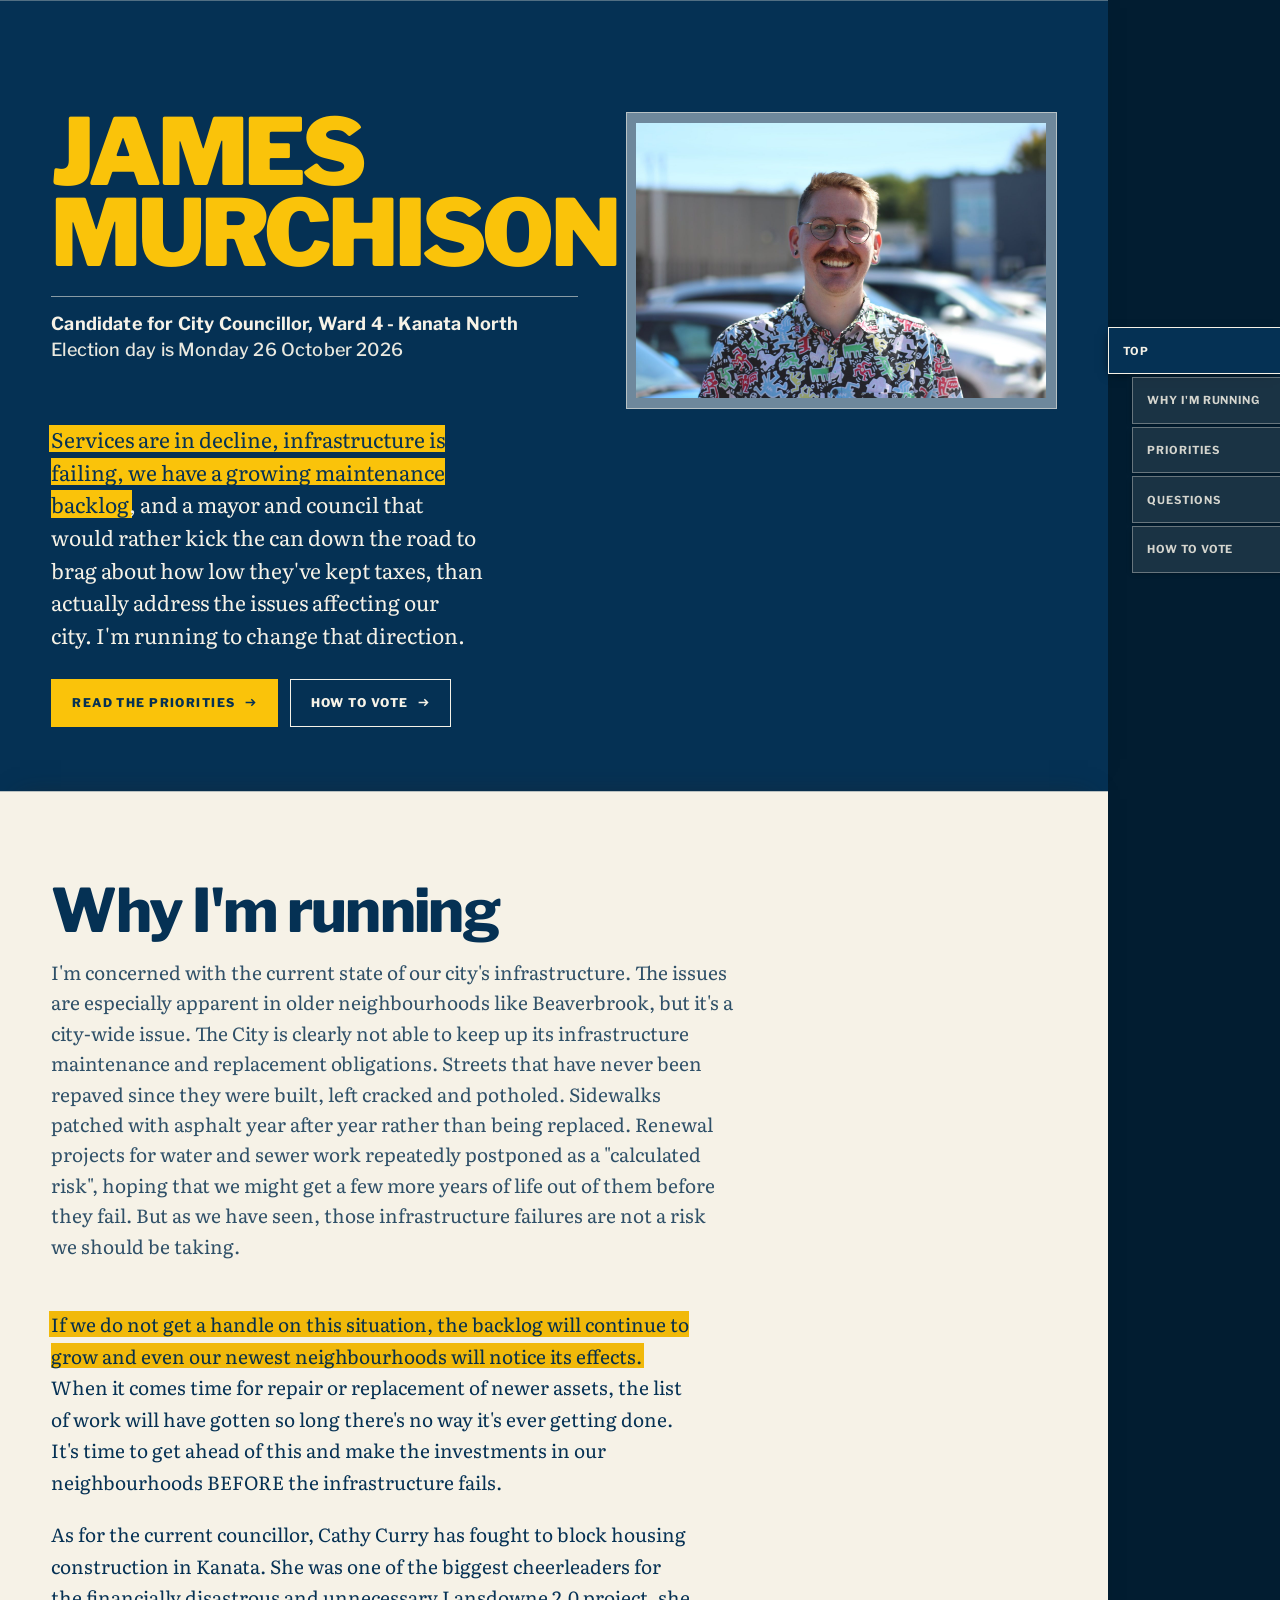
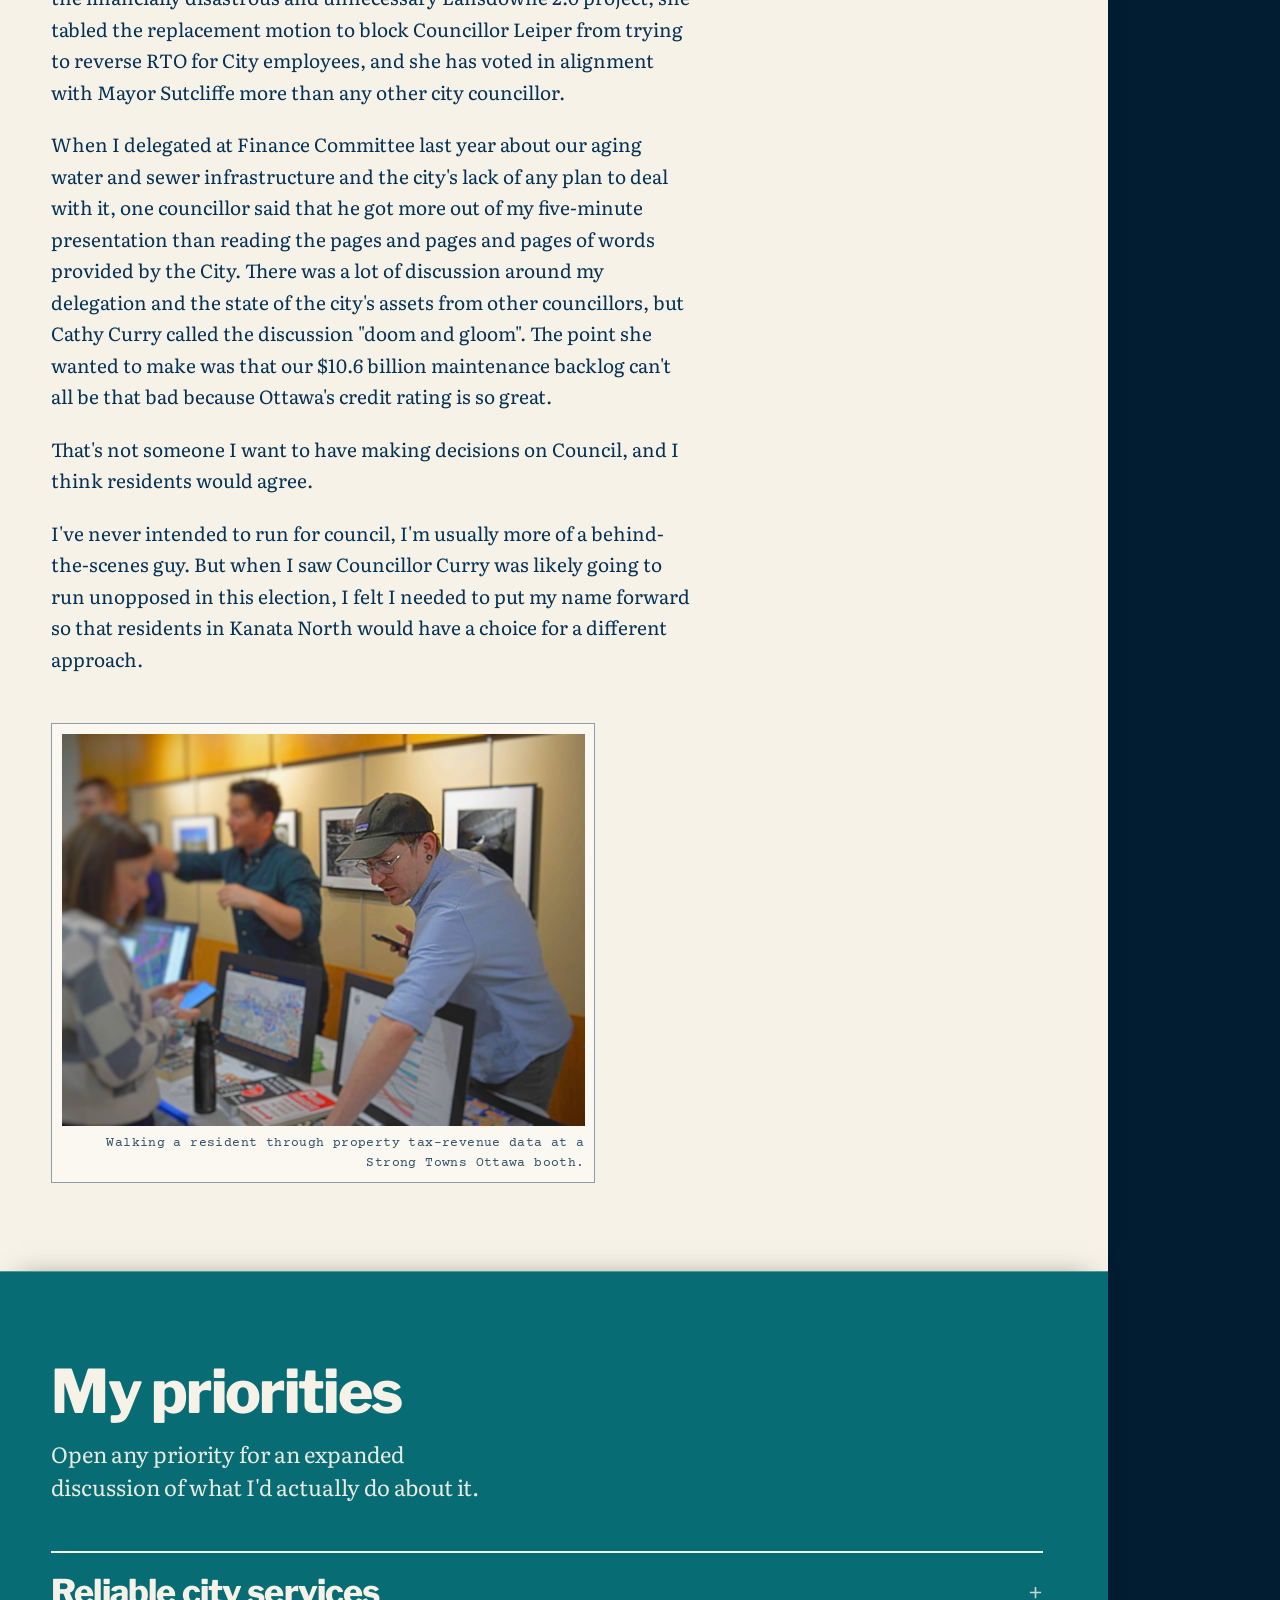
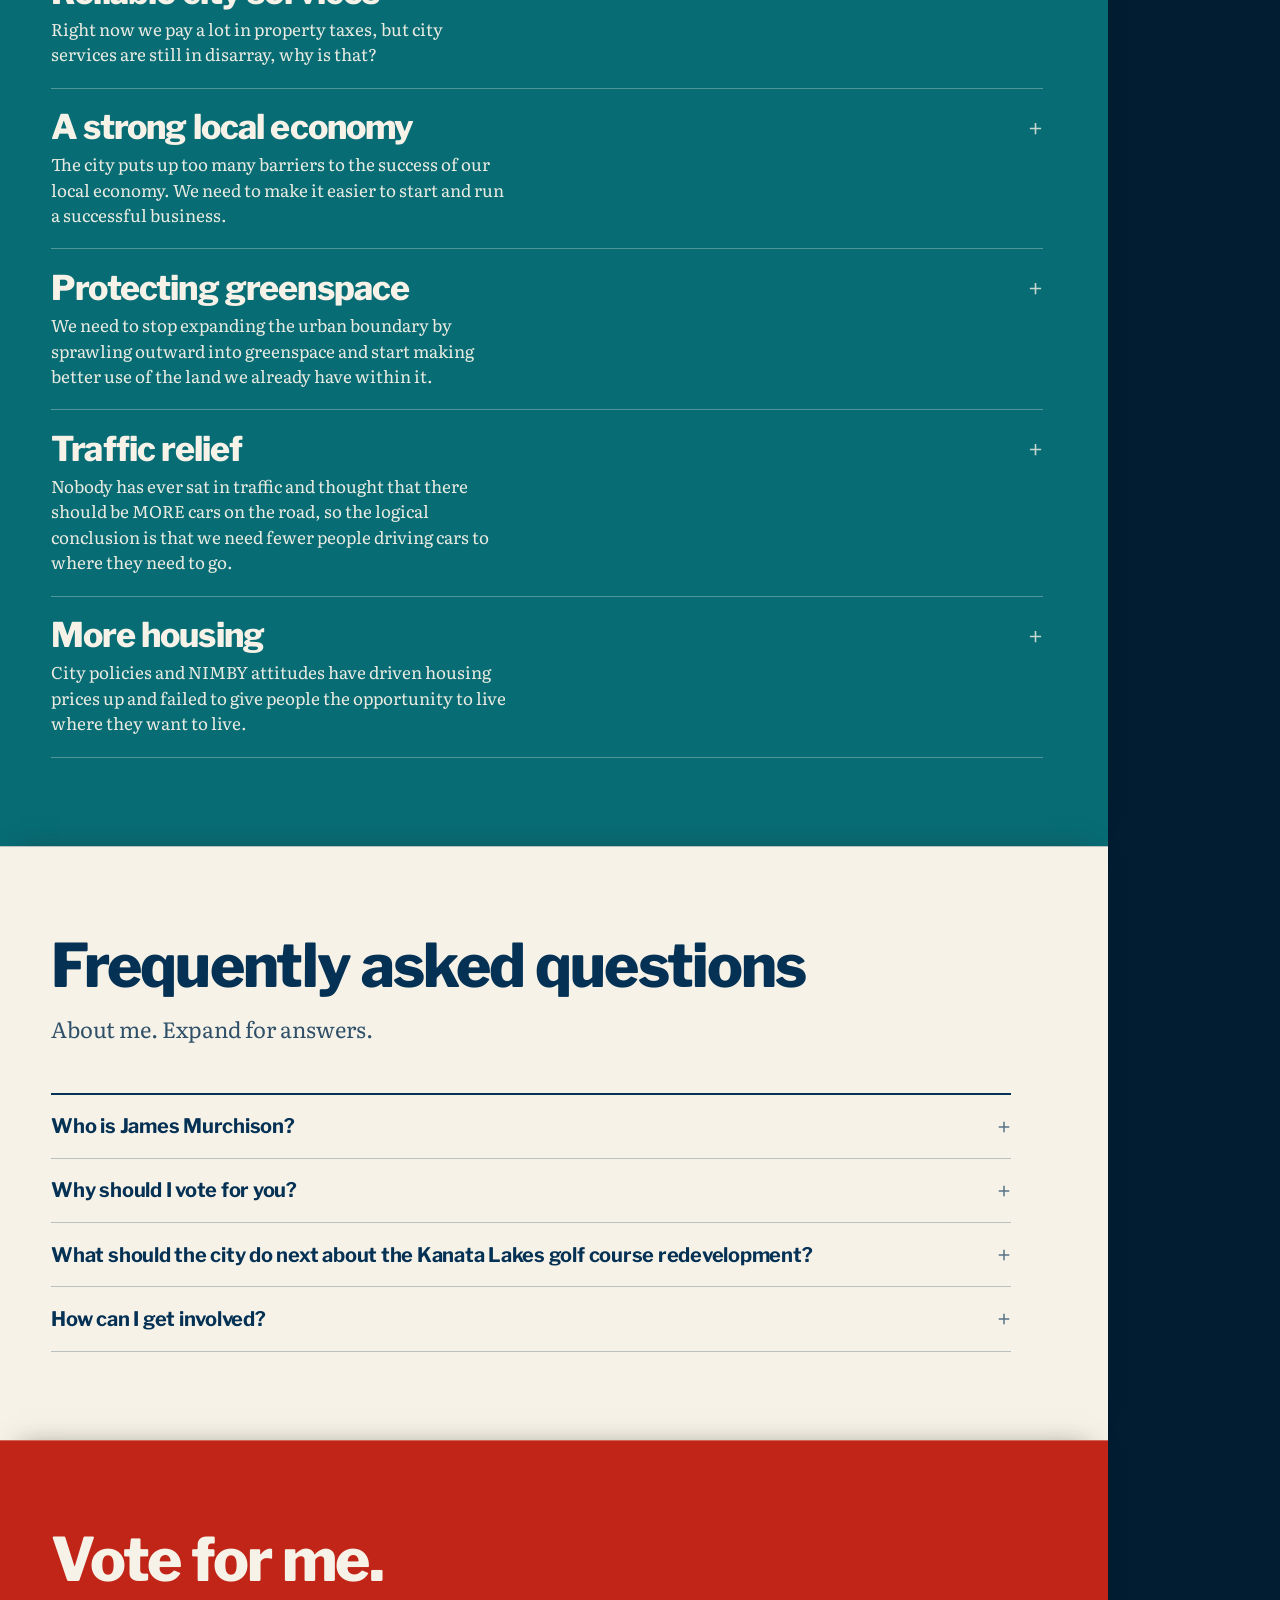
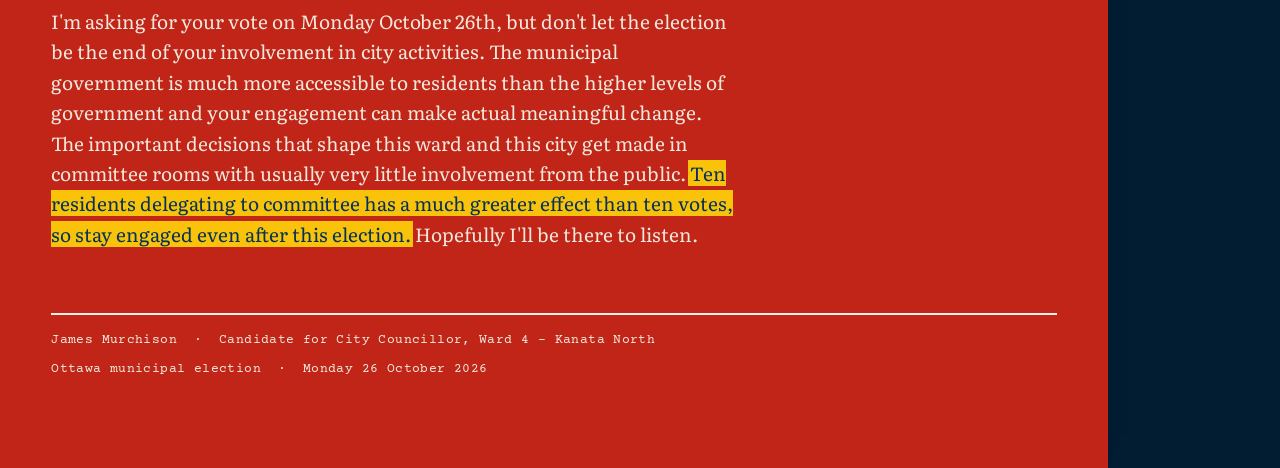
<file: index.html>
<!DOCTYPE html>
<html lang="en-CA">
<head>
<meta charset="utf-8">
<meta name="viewport" content="width=device-width, initial-scale=1">
<title>James Murchison — Candidate for City Councillor, Kanata North (Ward 4)</title>
<meta name="description" content="James Murchison is running for City Councillor in Kanata North (Ward 4) in the 2026 Ottawa municipal election.">

<meta property="og:type" content="website">
<meta property="og:locale" content="en_CA">
<meta property="og:url" content="https://james-murchison.github.io/">
<link rel="canonical" href="https://james-murchison.github.io/">
<meta property="og:title" content="James Murchison — Kanata North, Ward 4">
<meta property="og:description" content="Services are in decline, infrastructure is failing, and the maintenance backlog keeps growing. I'm running to offer Kanata North a change in direction.">
<meta property="og:image" content="https://james-murchison.github.io/james-portrait.jpg">
<meta property="og:image:alt" content="James Murchison smiling outdoors, wearing glasses and a colourful patterned shirt.">
<meta name="twitter:card" content="summary_large_image">

<meta name="theme-color" content="#053154">
<link rel="icon" href="data:image/svg+xml,%3Csvg xmlns='http://www.w3.org/2000/svg' viewBox='0 0 32 32'%3E%3Crect width='32' height='32' fill='%23053154'/%3E%3Crect x='7' y='4' width='18' height='24' fill='none' stroke='%23FAC30A' stroke-width='2'/%3E%3Cpath d='M11 12h10M11 17h10M11 22h6' stroke='%23F6F2E7' stroke-width='2'/%3E%3C/svg%3E">

<link rel="preconnect" href="https://fonts.googleapis.com">
<link rel="preconnect" href="https://fonts.gstatic.com" crossorigin>
<link href="https://fonts.googleapis.com/css2?family=Libre+Franklin:ital,wght@0,300..900;1,400..700&family=Literata:ital,opsz,wght@0,7..72,300..800;1,7..72,300..600&family=Courier+Prime:ital,wght@0,400;0,700;1,400&display=swap" rel="stylesheet">
<link rel="stylesheet" href="styles.css">
</head>
<body>



<a class="skip" href="#pg-2">Skip to content</a>

<!-- ================= FILE TABS (desktop) ================= -->
<nav class="tabs" aria-label="Sections">
  <a class="tab" data-stock="navy" href="#pg-1"><span class="tab__name">Top</span></a>
  <a class="tab" data-stock="paper" href="#pg-2"><span class="tab__name">Why I'm running</span></a>
  <a class="tab" data-stock="teal" href="#pg-4"><span class="tab__name">Priorities</span></a>
  <a class="tab" data-stock="paper" href="#pg-6"><span class="tab__name">Questions</span></a>
  <a class="tab" data-stock="red" href="#pg-7"><span class="tab__name">How to vote</span></a>
</nav>

<!-- ================= PAGE BAR (mobile) ================= -->
<div class="pagebar">
  <span class="pagebar__name" data-pgname>Top</span>
  <button class="pagebar__toggle" type="button" aria-expanded="false" aria-controls="page-index">
    Sections
    <svg viewBox="0 0 16 16" fill="none" stroke="currentColor" stroke-width="1.6" aria-hidden="true"><path d="M3 6l5 5 5-5"/></svg>
  </button>
  <div class="pageindex" id="page-index" hidden>
    <a href="#pg-1"><span>Top</span></a>
    <a href="#pg-2"><span>Why I'm running</span></a>
    <a href="#pg-4"><span>Priorities</span></a>
    <a href="#pg-6"><span>Questions</span></a>
    <a href="#pg-7"><span>How to vote</span></a>
  </div>
</div>

<main>

<!-- ==========================================================
     p.1 — COVER SHEET (white copy)
     ========================================================== -->
<header class="sheet cover sheet--navy" id="pg-1" data-page data-name="Top">

  <div class="wrap">

    <div class="cover__body">

      <div class="cover__masthead">
        <h1 class="applicant"><span>James</span><span>Murchison</span></h1>

        <p class="applicant__office">Candidate for City Councillor, Ward 4 - Kanata North
          <em>Election day is Monday 26 October 2026</em></p>

      </div>

      <div class="cover__plate">
        <div class="plate">
          <img src="james-portrait.jpg" width="1606" height="1080" alt="James Murchison smiling outdoors, wearing glasses and a colourful patterned shirt." fetchpriority="high" decoding="async">
        </div>
      </div>

      <div class="cover__pitch">
        <p class="cover__standfirst"><mark>Services are in decline, infrastructure is failing, we have a growing maintenance backlog</mark>, and a mayor and council that would rather kick the can down the road to brag about how low they've kept taxes, than actually address the issues affecting our city. I'm running to change that direction.</p>

        <div class="cta-row">
          <a class="btn btn--primary" href="#pg-4">Read the priorities
            <svg viewBox="0 0 16 16" fill="none" stroke="currentColor" stroke-width="1.8" aria-hidden="true"><path d="M2 8h11M9 4l4 4-4 4"/></svg>
          </a>
          <a class="btn" href="#pg-7">How to vote
            <svg viewBox="0 0 16 16" fill="none" stroke="currentColor" stroke-width="1.8" aria-hidden="true"><path d="M2 8h11M9 4l4 4-4 4"/></svg>
          </a>
        </div>
      </div>

    </div>

  </div>
</header>

<!-- ==========================================================
     p.2 — ITEM 01, PURPOSE (canary copy)
     ========================================================== -->
<section class="sheet" id="pg-2" data-page data-name="Why I'm running">
  <div class="wrap">

    <h2 class="item-title">Why I'm&nbsp;running</h2>
    <p class="item-lede item-lede--long">I'm concerned with the current state of our city's infrastructure. The issues are especially apparent in older neighbourhoods like Beaverbrook, but it's a city-wide issue. The City is clearly not able to keep up its infrastructure maintenance and replacement obligations. Streets that have never been repaved since they were built, left cracked and potholed. Sidewalks patched with asphalt year after year rather than being replaced. Renewal projects for water and sewer work repeatedly postponed as a "calculated risk", hoping that we might get a few more years of life out of them before they fail. But as we have seen, those infrastructure failures are not a risk we should be taking.</p>

    <div class="doc">
      <div>
        <p><mark>If we do not get a handle on this situation, the backlog will continue to grow and even our newest neighbourhoods will notice its effects.</mark> When it comes time for repair or replacement of newer assets, the list of work will have gotten so long there's no way it's ever getting done. It's time to get ahead of this and make the investments in our neighbourhoods BEFORE the infrastructure fails.</p>
        <p>As for the current councillor, Cathy Curry has fought to block housing construction in Kanata. She was one of the biggest cheerleaders for the financially disastrous and unnecessary Lansdowne 2.0 project, she tabled the replacement motion to block Councillor Leiper from trying to reverse RTO for City employees, and she has voted in alignment with Mayor Sutcliffe more than any other city councillor.</p>
        <p>When I delegated at Finance Committee last year about our aging water and sewer infrastructure and the city's lack of any plan to deal with it, one councillor said that he got more out of my five-minute presentation than reading the pages and pages and pages of words provided by the City. There was a lot of discussion around my delegation and the state of the city's assets from other councillors, but Cathy Curry called the discussion "doom and gloom". The point she wanted to make was that our $10.6 billion maintenance backlog can't all be that bad because Ottawa's credit rating is so great.</p>
        <p>That's not someone I want to have making decisions on Council, and I think residents would agree.</p>
        <p>I've never intended to run for council, I'm usually more of a behind-the-scenes guy. But when I saw Councillor Curry was likely going to run unopposed in this election, I felt I needed to put my name forward so that residents in Kanata North would have a choice for a different approach.</p>
      </div>
    </div>

    <div class="plate plate--filed">
      <img src="james-booth-blurred.jpg" width="1600" height="1200" alt="James Murchison in a cap and glasses at a Strong Towns Ottawa booth, leaning over the table to point at a chart while walking a resident through property tax-revenue data." loading="lazy" decoding="async">
      <p class="plate__cap typed">Walking a resident through property tax-revenue data at a Strong Towns Ottawa booth.</p>
    </div>

  </div>
</section>

<!-- ==========================================================
     THE PRIORITIES (pink copy)
     ========================================================== -->
<section class="sheet sheet--teal" id="pg-4" data-page data-name="Priorities">
  <div class="wrap">

    <h2 class="item-title">My priorities</h2>
    <p class="item-lede">Open any priority for an expanded discussion of what I'd actually do about it.</p>

    <div class="agenda">


      <!-- LOW TAXES -->
      <article class="agenda__item">
        <button class="agenda__head" type="button" aria-expanded="false" aria-controls="ag-taxes">
          <span>
            <h3 class="agenda__title">Reliable city services</h3>
            <span class="agenda__sub">Right now we pay a lot in property taxes, but city services are still in disarray, why is that?</span>
          </span>
          <svg class="agenda__mark" viewBox="0 0 16 16" fill="none" stroke="currentColor" stroke-width="1.7" aria-hidden="true"><path d="M8 2v12M2 8h12"/></svg>
        </button>
        <div class="agenda__panel" id="ag-taxes" hidden>
          <div class="agenda__inner">
            <div>
              <p class="subhead">Background</p>
              <p>Successive councils have neglected maintenance of existing infrastructure. Delaying a project is far easier for a politician to do than asking residents for the money to pay for it — just kick the can down the road for the next council to deal with. The problem is that these deferred projects have piled up into a $10.6 billion backlog. That road resurfacing or park renewal project that affects your life is now at the end of a very, very long list and councillors are forced to fight over scraps to get projects done in their wards.</p>
              <p>We saw very clearly in the July 1st flooding events exactly what that looks like: outdated infrastructure and no plan from the city to address it. Councillor Curry voted to defer $2 billion in water infrastructure upgrades. I would have voted against that plan. We need to fund these necessary upgrades now.</p>
              <p>I want tax increases to be as low as possible, but it's not as simple as just setting an arbitrarily low number every year. <mark>We need to build the city in a way that makes low taxes possible or we just end up paying high taxes for bad services.</mark> We need to look at how much it costs to provide services to neighbourhoods, and make sure what we build can cover those costs without needing high property tax increases. We need to stop cutting corners for short term savings on things that end up costing more in the long run.</p>
            </div>
            <div class="recs">
      <p class="recs__cap civic">What I'd do</p>
      <div class="recs__body">
        <ul>
          <li><span>1.</span><span>Support a dedicated infrastructure levy to address the maintenance backlog head on.</span></li>
          <li><span>2.</span><span>Stop setting arbitrary tax increases and making the budget fit that envelope. Decide what we want to fund first, then determine what it costs.</span></li>
          <li><span>3.</span><span>Reform procurement to consider lifetime costs. The lowest bidder is not always the best choice for the city.</span></li>
        </ul>
      </div>
            </div>
            <p class="finding">I'll do what it takes to end this pattern of decline and help build Ottawa into a world-class city.</p>
          </div>
        </div>
      </article>

      <!-- ITEM 03 -->
      <article class="agenda__item">
        <button class="agenda__head" type="button" aria-expanded="false" aria-controls="ag-03">
          <span>
            <h3 class="agenda__title">A strong local economy</h3>
            <span class="agenda__sub">The city puts up too many barriers to the success of our local economy. We need to make it easier to start and run a successful business.</span>
          </span>
          <svg class="agenda__mark" viewBox="0 0 16 16" fill="none" stroke="currentColor" stroke-width="1.7" aria-hidden="true"><path d="M8 2v12M2 8h12"/></svg>
        </button>
        <div class="agenda__panel" id="ag-03" hidden>
          <div class="agenda__inner">
            <div>
              <p class="subhead">Background</p>
              <p>Kanata North is quite unique as a suburb in that it has a fairly large commercial taxbase in the tech park. Unlike other suburbs that are primarily focused around commuting to downtown for work, Kanata residents who work in the tech park can benefit from much shorter commute times by having their place of work much closer to home.</p>
              <p>But if we want to attract the young talent needed to grow the tech park it needs to be more exciting than office towers and surface parking lots. We need to work closely with property owners and reform our zoning to allow for more lively mixed use development within the space available. We need more opportunities for the small businesses that make a place somewhere people want to be.</p>
              <p><mark>I'm a big proponent of having the things residents need (employment, shopping, recreation) nearer to where they live.</mark> We spend far too much time simply getting to places. If you have shops and restaurants within walking or biking distance of your home, you don't even need to drive there. I would also like to see the city allow more mixed use development in residential areas rather than the very rigid separation we now see.</p>
            </div>
            <div class="recs">
              <p class="recs__cap civic">What I'd do</p>
              <div class="recs__body">
                        <ul>
                  <li><span>1.</span><span>Permit more mixed use development in the tech park, to attract more talent to the area.</span></li>
                  <li><span>2.</span><span>Legalize small commercial in residential areas by right: the corner store, the daycare, the physio clinic. It shouldn't be so difficult to start a small business.</span></li>
                  <li><span>3.</span><span>Build main streets instead of power centres, so a shop can live off its own neighbourhood instead of pulling drivers in from six kilometres away.</span></li>
                </ul>
              </div>
            </div>
            <p class="finding">We can build something better than a sea of surface parking lots.</p>
          </div>
        </div>
      </article>

      <!-- ITEM 04 -->
      <article class="agenda__item">
        <button class="agenda__head" type="button" aria-expanded="false" aria-controls="ag-04">
          <span>
            <h3 class="agenda__title">Protecting greenspace</h3>
            <span class="agenda__sub">We need to stop expanding the urban boundary by sprawling outward into greenspace and start making better use of the land we already have within it.</span>
          </span>
          <svg class="agenda__mark" viewBox="0 0 16 16" fill="none" stroke="currentColor" stroke-width="1.7" aria-hidden="true"><path d="M8 2v12M2 8h12"/></svg>
        </button>
        <div class="agenda__panel" id="ag-04" hidden>
          <div class="agenda__inner">
            <div>
              <p class="subhead">Background</p>
              <p><mark>We shouldn't be expanding the urban boundary any further.</mark> We are eating into forests, wetlands, and productive farmland with endless suburban sprawl. We need to stop expanding and instead grow inward. We have a very spread-out city with plenty of already-serviced land to build new homes where it makes sense, without eating into greenspace.</p>
              <p>The Kanata Lakes golf course is not greenspace worth protecting and we should stop wasting money trying to block the redevelopment. By Cathy Curry's own words, "the mercury poisoning that's in the lands from the pesticides, from the fertilizers, from the insecticides, the fungicides that are put on golf courses was all embedded in all of the land." This is not what we should be putting our efforts into. By blocking housing construction on this golf course, we are losing real greenspace elsewhere as homes are built further afield.</p>
              <p>The city needs to work with the developer to ensure as much real public greenspace is incorporated into the development as possible. Large public parks open year round, and trails and pathways for residents to get around linking the old and new communities as one. The outcome will be much better by residents and the city working with the developer than by letting the OLT decide what can be built there.</p>
            </div>
            <div class="recs">
              <p class="recs__cap civic">What I'd do</p>
              <div class="recs__body">
                        <ul>
                  <li><span>1.</span><span>No further urban boundary expansion.</span></li>
                  <li><span>2.</span><span>Put our money and effort into protecting forests, wetlands, and farmland, rather than on lawsuits over a golf course.</span></li>
                  <li><span>3.</span><span>Make it easier to build denser in already built up areas to protect our unbuilt ones.</span></li>
                </ul>
              </div>
            </div>
            <p class="finding">This must be how we grow. We cannot afford any other option.</p>
          </div>
        </div>
      </article>

      <!-- ITEM 06 -->
      <article class="agenda__item">
        <button class="agenda__head" type="button" aria-expanded="false" aria-controls="ag-06">
          <span>
            <h3 class="agenda__title">Traffic relief</h3>
            <span class="agenda__sub">Nobody has ever sat in traffic and thought that there should be MORE cars on the road, so the logical conclusion is that we need fewer people driving cars to where they need to go.</span>
          </span>
          <svg class="agenda__mark" viewBox="0 0 16 16" fill="none" stroke="currentColor" stroke-width="1.7" aria-hidden="true"><path d="M8 2v12M2 8h12"/></svg>
        </button>
        <div class="agenda__panel" id="ag-06" hidden>
          <div class="agenda__inner">
            <div>
              <p class="subhead">Background</p>
              <p>People need viable alternatives to driving. <mark>If we keep spending our money widening roads, it just leads to more people driving and even worse traffic.</mark> And people need to be allowed to work from home if they're able to, not forced into offices downtown. They need to be able to rely on transit to get them where they need to go, and to safely walk or bike around their neighbourhoods.</p>
              <p>The traffic issues in this city are a direct result of the failures in our transit system. People need a reliable transit system that they can count on to get them where they need to be on time. Traffic will only improve when fewer people are choosing to drive.</p>
            </div>
            <div class="recs">
              <p class="recs__cap civic">What I'd do</p>
              <div class="recs__body">
                        <ul>
                  <li><span>1.</span><span>Inexpensive transit priority measures. Bus lanes, signal priority, bus bulbouts. OC Transpo already has these improvements planned out, but the city needs to implement them. I will make these transit improvement measures a top priority.</span></li>
                  <li><span>2.</span><span>Better road safety and traffic calming. If more people are to get around outside of their cars, it needs to be safe to do so.</span></li>
                  <li><span>3.</span><span>I will push for Stage 3 LRT to Kanata.</span></li>
                </ul>
              </div>
            </div>
            <p class="finding">Every person that isn't forced to drive somewhere is one less car on the road causing congestion.</p>
          </div>
        </div>
      </article>

      <!-- ITEM 07 -->
      <article class="agenda__item">
        <button class="agenda__head" type="button" aria-expanded="false" aria-controls="ag-07">
          <span>
            <h3 class="agenda__title">More housing</h3>
            <span class="agenda__sub">City policies and NIMBY attitudes have driven housing prices up and failed to give people the opportunity to live where they want to live.</span>
          </span>
          <svg class="agenda__mark" viewBox="0 0 16 16" fill="none" stroke="currentColor" stroke-width="1.7" aria-hidden="true"><path d="M8 2v12M2 8h12"/></svg>
        </button>
        <div class="agenda__panel" id="ag-07" hidden>
          <div class="agenda__inner">
            <div>
              <p class="subhead">Background</p>
              <p>Young families are being priced out of neighbourhoods by protectionist, exclusionary policies. Strict zoning rules restricting what can be built and where have failed to meet the market demand and driven up prices. We need to allow more options for what can be built so people can afford to live in the neighbourhoods they want to live in.</p>
              <p>Seniors looking to downsize are finding out that they would need to leave the neighbourhoods they've lived in their whole lives because we only ever permitted large single family homes to be built there. Many are choosing to remain in their homes rather than leave their neighbourhood, meaning new families that need a larger home often need to look for somewhere else to live.</p>
              <p>As our city's population grows we are actually seeing many older neighbourhoods decrease in population as kids grow up and move out. The building forms in these neighbourhoods need to be able to change to keep the family orientated character of the neighbourhood intact.</p>
              <p><mark>We are in a housing affordability crisis, we need to give residents more options to find homes they can afford.</mark></p>
            </div>
            <div class="recs">
              <p class="recs__cap civic">What I'd do</p>
              <div class="recs__body">
                        <ul>
                  <li><span>1.</span><span>Allow for more missing middle housing (duplexes, triplexes, fourplexes, garden suites) across the ward without a rezoning fight for every building.</span></li>
                  <li><span>2.</span><span>Stop fighting the construction of homes on the Kanata Lakes golf course.</span></li>
                  <li><span>3.</span><span>Rebalance development charges by lowering them on infill and raising them on sprawl, so the financial incentive is for developers to build a city that taxpayers can afford.</span></li>
                </ul>
              </div>
            </div>
            <p class="finding">People need homes to live in, and we need to work hard to get them built, not fight against them.</p>
          </div>
        </div>
      </article>

    </div>
  </div>
</section>

<!-- ==========================================================
     p.6 — QUESTIONS (goldenrod copy)
     ========================================================== -->
<section class="sheet" id="pg-6" data-page data-name="Questions">
  <div class="wrap">

    <h2 class="item-title">Frequently asked questions</h2>
    <p class="item-lede">About me. Expand for answers.</p>

    <div class="qa">

      <details class="q">
        <summary><span>Who is James Murchison?</span><svg viewBox="0 0 16 16" fill="none" stroke="currentColor" stroke-width="1.7" aria-hidden="true"><path d="M8 2v12M2 8h12"/></svg></summary>
        <div class="q__body">
          <p>I was born in Ottawa, my family moved from Kanata when I was little and I grew up in Carleton Place. After living in Toronto for a few years, I moved back to Ottawa and bought a home here ten years ago. I have deep family roots in Ottawa, and my wife and I are raising our family here.</p>
          <p>My professional background is in dental technology, so not particularly relevant to municipal work, but I manage a large staff and deal with a lot of people's issues every day which is quite a transferable skillset.</p>
          <p>Otherwise, I'm a huge municipal nerd. I follow city issues in Ottawa very closely: I read all the background policy documents and watch the committee and council meetings. I've delegated at committee meetings multiple times and have provided support and data for others who have delegated as well.</p>
          <p>I'm an active member of my local community association, and I volunteer with a number of other city-wide groups such as Strong Towns Ottawa, where I dig deep into municipal data and policy to make complicated municipal policy more understandable to the public and even to City Councillors.</p>
        </div>
      </details>

      <details class="q">
        <summary><span>Why should I vote for you?</span><svg viewBox="0 0 16 16" fill="none" stroke="currentColor" stroke-width="1.7" aria-hidden="true"><path d="M8 2v12M2 8h12"/></svg></summary>
        <div class="q__body">
          <p>What I hear most from residents is that they pay too much in taxes for a city that doesn't work. I want to change that. <mark>My primary focus is on making the city work so that residents can see the value they're getting for their hard earned tax dollars.</mark></p>
          <p>Residents want the city to deal with affordability, transportation issues, community safety, protection of greenspace, and especially ensuring functioning city services. I'm not going to promise low tax increases like other politicians and then not be able to deliver on any of these priorities. I'll make sure residents see that the city is spending their tax dollars on their priorities.</p>
          <p>The other candidates for Kanata North aren't offering anything new, I am. Ottawa should be a world-class city. I believe we can do better than the status quo.</p>
        </div>
      </details>

      <details class="q">
        <summary><span>What should the city do next about the Kanata Lakes golf course redevelopment?</span><svg viewBox="0 0 16 16" fill="none" stroke="currentColor" stroke-width="1.7" aria-hidden="true"><path d="M8 2v12M2 8h12"/></svg></summary>
        <div class="q__body">
          <p>The courts have made it very clear that the developer is allowed to build on this land. We need to accept that and move on. We can't keep wasting taxpayer money on this.</p>
          <p>If we keep fighting this development, only the developer will be happy by the end of it. By not working with the developer to build a community that everyone will benefit from, we're letting them make all the decisions about what gets built. It's time to meaningfully engage in how this community grows, rather than keep fighting a losing battle.</p>
          <p>I think this development could be a great addition to the community if we work to make it the best it can be. New families will move into these new homes. There will be new year-round parks for kids to play in, for neighbours to meet one another. We can't freeze a neighbourhood in time; cities need to be able to change and adapt or they'll fail.</p>
        </div>
      </details>

      <details class="q">
        <summary><span>How can I get involved?</span><svg viewBox="0 0 16 16" fill="none" stroke="currentColor" stroke-width="1.7" aria-hidden="true"><path d="M8 2v12M2 8h12"/></svg></summary>
        <div class="q__body">
          <p>Talk to your friends, family and neighbours about what kind of city they want to live in, what changes they want to see and who they think is best suited to make those changes. The other candidates for Kanata North are offering more of the same. I'm offering a change.</p>
          <p>Voter turnout in Kanata North was only 43% in the last municipal election, which is way too low given how important the municipal government is in your day to day life. Talk to your neighbours and get them interested in how their city is run.</p>
          <p>I'm running because I wanted voters to have a choice in this election. I think democracy is important and I want others to be engaged in this important election.</p>
          <p>I'm not accepting any donations to my campaign. I don't want to waste your money on lawn signs and pamphlets. Just talk to people about the issues and vote for me on October 26th.</p>
        </div>
      </details>

    </div>
  </div>
</section>

<!-- ==========================================================
     p.7 — ITEM 08, DELEGATION (canary copy)
     ========================================================== -->
<section class="sheet sheet--red" id="pg-7" data-page data-name="How to vote">
  <div class="wrap">

    <h2 class="item-title">Vote for&nbsp;me.</h2>
    <p class="item-lede item-lede--long">I'm asking for your vote on Monday October 26th, but don't let the election be the end of your involvement in city activities. The municipal government is much more accessible to residents than the higher levels of government and your engagement can make actual meaningful change. The important decisions that shape this ward and this city get made in committee rooms with usually very little involvement from the public. <mark>Ten residents delegating to committee has a much greater effect than ten votes, so stay engaged even after this election.</mark> Hopefully I'll be there to listen.</p>

    <div class="colophon typed">
      <span>James Murchison &nbsp;·&nbsp; Candidate for City Councillor, Ward 4 - Kanata North</span>
      <span>Ottawa municipal election &nbsp;·&nbsp; Monday 26 October 2026</span>
    </div>

  </div>
</section>

</main>

<script src="main.js" defer></script>
</body>
</html>
</file>
<file: styles.css>
@charset "utf-8";

/* ==========================================================================
   THE AGENDA PACKAGE — brand recolour, 21 Sep 2026
   Campaign palette: yellow #FAC30A, red #C02518, navy #053154, teal #0A7F89.
   Sheets: navy cover, yellow purpose, paper priorities, teal questions,
   red close. Inks: navy toner on light stocks, paper toner on dark ones;
   yellow highlighter, red ballpoint, teal office ink.
   ========================================================================== */

:root {
  /* --- Brand --- */
  --yellow:          #FAC30A;
  --red:             #C02518;
  --navy:            #053154;
  --teal:            #0A7F89;
  --paper:           #F6F2E7;

  /* --- Stocks: the sheets --- */
  --stock-white:     var(--paper);
  --stock-canary:    var(--yellow);
  --stock-navy:      var(--navy);
  --stock-teal:      #086C75; /* brand teal deepened one step so paper text passes AA */
  --stock-red:       var(--red);
  --folder:          #021D31;

  /* --- Toner on light stocks --- */
  --toner:           #053154;
  --toner-2:         #2F5068;
  --toner-3:         #587188;

  /* --- Rules, printed --- */
  --rule:            rgba(5, 49, 84, 0.26);
  --rule-2:          rgba(5, 49, 84, 0.46);
  --rule-hair:       rgba(5, 49, 84, 0.14);

  /* --- The office's ink --- */
  --stamp:           #086C75;

  /* --- The reader's two inks --- */
  --pen:             #C02518;
  --highlight:       #FAC30A;

  /* --- Rhythm --- */
  --gut:             clamp(1.25rem, 4vw, 3.25rem);
  --tabs:            10.75rem;
  --page:            46rem;
  --margin-col:      15rem;

  --ease-doc:        cubic-bezier(0.16, 1, 0.3, 1);

  color-scheme: light;
}

/* --------------------------------------------------------------------------
   Reset
   -------------------------------------------------------------------------- */

*, *::before, *::after { box-sizing: border-box; }

html {
  -webkit-text-size-adjust: 100%;
  scroll-behavior: smooth;
  scroll-padding-top: 4.5rem;
}
@media (prefers-reduced-motion: reduce) { html { scroll-behavior: auto; } }

body {
  margin: 0;
  background: var(--folder);
  color: var(--toner);
  font-family: "Literata", Georgia, "Times New Roman", serif;
  font-size: clamp(1.0625rem, 0.99rem + 0.35vw, 1.1875rem);
  line-height: 1.66;
  font-optical-sizing: auto;
  text-rendering: optimizeLegibility;
  -webkit-font-smoothing: antialiased;
  overflow-x: hidden;
}

img { display: block; max-width: 100%; height: auto; }
svg { display: block; }

h1, h2, h3, h4 {
  font-family: "Libre Franklin", "Helvetica Neue", Arial, sans-serif;
  font-weight: 800;
  line-height: 1.04;
  letter-spacing: -0.022em;
  text-wrap: balance;
  margin: 0;
}

p { margin: 0 0 1.1em; }
p:last-child { margin-bottom: 0; }
ul, ol { margin: 0; padding: 0; list-style: none; }
a { color: inherit; }

button { font: inherit; color: inherit; background: none; border: 0; cursor: pointer; }

table { border-collapse: collapse; width: 100%; }

/* --------------------------------------------------------------------------
   Browser surfaces — themed, not defaulted
   -------------------------------------------------------------------------- */

::selection { background: var(--highlight); color: var(--navy); }

:focus-visible {
  outline: 2px solid var(--pen);
  outline-offset: 3px;
  border-radius: 0;
}

@supports (scrollbar-color: red blue) {
  html { scrollbar-color: rgba(246,242,231,0.45) var(--folder); scrollbar-width: thin; }
}
::-webkit-scrollbar { width: 12px; height: 12px; }
::-webkit-scrollbar-track { background: var(--folder); }
::-webkit-scrollbar-thumb { background: rgba(246,242,231,0.4); border: 3px solid var(--folder); }
::-webkit-scrollbar-thumb:hover { background: rgba(246,242,231,0.65); }

/* --------------------------------------------------------------------------
   Document primitives
   -------------------------------------------------------------------------- */

/* Typed form values, reference numbers, page numbers. Never prose. */
.typed {
  font-family: "Courier Prime", "Courier New", ui-monospace, monospace;
  font-size: 0.8125rem;
  letter-spacing: 0.03em;
  font-variant-numeric: tabular-nums;
  line-height: 1.5;
}

/* Civic label: committee headers, item captions, stamps */
.civic {
  font-family: "Libre Franklin", "Helvetica Neue", Arial, sans-serif;
  font-size: 0.6875rem;
  font-weight: 700;
  letter-spacing: 0.15em;
  text-transform: uppercase;
  line-height: 1.4;
}

/* The reader's highlighter. Text is legible with or without it. */
mark {
  background: transparent;
  color: inherit;
  padding: 0.05em 0.12em;
  margin: 0 -0.12em;
  background-image: linear-gradient(
    to bottom,
    transparent 8%,
    var(--highlight) 8%,
    var(--highlight) 92%,
    transparent 92%);
  background-repeat: no-repeat;
  background-size: 100% 100%;
  mix-blend-mode: multiply;
}
@media (prefers-reduced-motion: no-preference) {
  .js-mark mark { background-size: 0% 100%; }
  .js-mark.is-marked mark { background-size: 100% 100%; transition: background-size 620ms var(--ease-doc); }
  .js-mark.is-marked mark:nth-of-type(2) { transition-delay: 180ms; }
  .js-mark.is-marked mark:nth-of-type(3) { transition-delay: 340ms; }
}

/* The reader's pen: a marginal note (on the yellow stock, where the
   highlighter itself would vanish) */
.sheet--canary mark {
  mix-blend-mode: normal;
  background-image: linear-gradient(
    to bottom,
    transparent 84%,
    var(--pen) 84%,
    var(--pen) 95%,
    transparent 95%);
}

/* On dark stocks the highlighter is opaque and carries navy ink */
.sheet--navy mark, .sheet--teal mark, .sheet--red mark {
  mix-blend-mode: normal;
  color: var(--navy);
}

/* --------------------------------------------------------------------------
   Skip link
   -------------------------------------------------------------------------- */

.skip {
  position: absolute; left: 0.5rem; top: -6rem; z-index: 999;
  background: var(--toner); color: var(--stock-white);
  padding: 0.7rem 1.1rem;
  font-family: "Libre Franklin", Arial, sans-serif; font-size: 0.8125rem;
  transition: top 160ms var(--ease-doc);
}
.skip:focus { top: 0.5rem; }

/* --------------------------------------------------------------------------
   Tab dividers — the file tabs down the right edge
   -------------------------------------------------------------------------- */

.tabs {
  position: fixed;
  right: 0; top: 0; bottom: 0;
  width: var(--tabs);
  z-index: 40;
  display: none;
  padding: 1.5rem 0;
  flex-direction: column;
  gap: 3px;
  justify-content: center;
}

.tab {
  flex: 0 1 auto;
  display: block;
  padding: 0.95rem 0.6rem 0.95rem 0.85rem;
  text-decoration: none;
  color: rgba(246, 242, 231, 0.85);
  background: rgba(246, 242, 231, 0.10);
  border: 1px solid rgba(246, 242, 231, 0.35);
  border-right: 0;
  box-shadow: -2px 2px 6px -3px rgba(0, 0, 0, 0.45);
  transform: translateX(1.5rem);
  transition: transform 260ms var(--ease-doc), background 200ms var(--ease-doc), color 200ms var(--ease-doc);
}
.tab__name {
  display: block;
  font-family: "Libre Franklin", Arial, sans-serif;
  font-size: 0.6875rem; font-weight: 700; letter-spacing: 0.09em; text-transform: uppercase;
  line-height: 1.3;
}

.tab:hover { transform: translateX(0.6rem); color: var(--paper); }
.tab[aria-current="true"] {
  transform: translateX(0);
  color: var(--navy);
  background: var(--stock-canary);
  border-color: var(--paper);
  border-width: 1.5px;
  box-shadow: -3px 3px 10px -4px rgba(0, 0, 0, 0.6);
}
.tab[data-stock="navy"][aria-current="true"]  { background: var(--stock-navy); color: var(--paper); }
.tab[data-stock="paper"][aria-current="true"] { background: var(--stock-white); }
.tab[data-stock="teal"][aria-current="true"]  { background: var(--stock-teal); color: var(--paper); }
.tab[data-stock="red"][aria-current="true"]   { background: var(--stock-red); color: var(--paper); }

@media (min-width: 1200px) {
  .tabs { display: flex; }
  body { padding-right: var(--tabs); }
}

/* --------------------------------------------------------------------------
   Mobile: the page-number bar
   -------------------------------------------------------------------------- */

.pagebar {
  position: sticky; top: 0; z-index: 45;
  display: flex; align-items: center; gap: 0.8rem;
  padding: 0.6rem var(--gut);
  background: var(--toner);
  color: var(--stock-white);
  border-bottom: 1px solid var(--toner);
}
.pagebar__name {
  flex: 1; min-width: 0;
  font-family: "Libre Franklin", Arial, sans-serif;
  font-size: 0.6875rem; font-weight: 700; letter-spacing: 0.11em; text-transform: uppercase;
  white-space: nowrap; overflow: hidden; text-overflow: ellipsis;
}
.pagebar__toggle {
  display: inline-flex; align-items: center; gap: 0.45rem;
  padding: 0.35rem 0.5rem; margin: -0.35rem -0.5rem -0.35rem 0;
  font-family: "Libre Franklin", Arial, sans-serif;
  font-size: 0.6875rem; font-weight: 700; letter-spacing: 0.11em; text-transform: uppercase;
}
.pagebar__toggle svg { width: 14px; height: 14px; transition: transform 200ms var(--ease-doc); }
.pagebar__toggle[aria-expanded="true"] svg { transform: rotate(180deg); }
.pagebar :focus-visible { outline-color: var(--stock-canary); }

.pageindex {
  position: absolute; left: 0; right: 0; top: 100%;
  background: var(--toner); color: var(--stock-white);
  padding: 0.25rem var(--gut) 1rem;
}
.pageindex[hidden] { display: none; }
.pageindex a {
  display: flex; gap: 0.75rem; align-items: baseline;
  padding: 0.65rem 0; text-decoration: none;
  border-top: 1px solid rgba(244, 244, 239, 0.18);
  font-family: "Libre Franklin", Arial, sans-serif;
  font-size: 0.8125rem; font-weight: 600; letter-spacing: 0.05em;
}

@media (min-width: 1200px) { .pagebar { display: none; } }

/* --------------------------------------------------------------------------
   Sheets — the stock carries the whole page
   -------------------------------------------------------------------------- */

.sheet {
  position: relative;
  padding: clamp(3.25rem, 7vw, 5.75rem) var(--gut) clamp(3rem, 7vw, 5.5rem);
  background: var(--stock-white);
  box-shadow: 0 -12px 26px -20px rgba(35, 36, 32, 0.55);
}
.sheet::before {
  content: "";
  position: absolute; inset: 0 0 auto 0; height: 1px;
  background: var(--rule);
}
.sheet { --sheet-bg: var(--stock-white); }
.sheet--canary { --sheet-bg: var(--stock-canary); background: var(--stock-canary); --stamp: var(--red); }
.sheet--navy   { --sheet-bg: var(--stock-navy); background: var(--stock-navy); }
.sheet--teal   { --sheet-bg: var(--stock-teal); background: var(--stock-teal); }
.sheet--red    { --sheet-bg: var(--stock-red); background: var(--stock-red); }

/* Dark stocks: paper toner, yellow inks */
.sheet--navy, .sheet--teal, .sheet--red {
  --toner:     var(--paper);
  --toner-2:   rgba(246, 242, 231, 0.95);
  --toner-3:   rgba(246, 242, 231, 0.8);
  --rule:      rgba(246, 242, 231, 0.32);
  --rule-2:    rgba(246, 242, 231, 0.55);
  --rule-hair: rgba(246, 242, 231, 0.18);
  --pen:       var(--yellow);
  --stamp:     var(--yellow);
  color: var(--toner);
}

.wrap { max-width: 72rem; margin: 0 auto; }


.sheet--navy h1.applicant { color: var(--yellow); }

h2.item-title {
  font-size: clamp(2rem, 1.15rem + 3.6vw, 3.75rem);
  letter-spacing: -0.028em;
  margin-bottom: 0.9rem;
}

.item-lede {
  font-size: clamp(1.125rem, 1.02rem + 0.6vw, 1.375rem);
  line-height: 1.5;
  max-width: 38ch;
  color: var(--toner-2);
  margin-bottom: clamp(2rem, 4vw, 3rem);
  text-wrap: balance;
}

/* A paragraph-length standfirst: body scale, prose measure */
.item-lede--long {
  font-size: clamp(1.0625rem, 1rem + 0.35vw, 1.1875rem);
  line-height: 1.6;
  max-width: 62ch;
  text-wrap: pretty;
}

/* The document body: a text block with a margin for the reader's notes */
.doc { display: grid; gap: clamp(1.5rem, 3vw, 2.5rem); align-items: start; }
@media (min-width: 1000px) {
  .doc { grid-template-columns: minmax(0, var(--page)) minmax(0, var(--margin-col)); gap: 3rem; }
}
.doc p { max-width: 40rem; }

/* --------------------------------------------------------------------------
   COVER SHEET
   -------------------------------------------------------------------------- */

.cover { padding-top: clamp(2.5rem, 6vw, 4.5rem); padding-bottom: clamp(2.5rem, 5vw, 4rem); }

.cover__body {
  display: grid;
  gap: clamp(1.75rem, 4vw, 3rem);
  padding: clamp(1.5rem, 3.5vw, 2.5rem) 0 0;
  align-items: start;
}
@media (min-width: 940px) {
  .cover__body {
    grid-template-columns: minmax(0, 1.1fr) minmax(17rem, 0.9fr);
    grid-template-areas: "mast plate" "pitch plate";
    column-gap: 3rem;
    row-gap: clamp(1.5rem, 3vw, 2.25rem);
  }
  .cover__masthead { grid-area: mast; }
  .cover__plate    { grid-area: plate; }
  .cover__pitch    { grid-area: pitch; }
}

h1.applicant {
  font-size: min(13.5vw, 5rem);
  font-weight: 900;
  line-height: 0.88;
  letter-spacing: -0.04em;
  text-transform: uppercase;
}
h1.applicant span { display: block; }

@media (min-width: 940px) { h1.applicant { font-size: min(7.2vw, 6.5rem); } }

.applicant__office {
  margin-top: 1.35rem;
  padding-top: 0.9rem;
  border-top: 1px solid var(--rule-2);
  font-family: "Libre Franklin", Arial, sans-serif;
  font-size: clamp(0.9375rem, 0.86rem + 0.35vw, 1.125rem);
  font-weight: 700;
  letter-spacing: 0.01em;
  line-height: 1.45;
}
.applicant__office em { font-style: normal; display: block; font-weight: 500; color: var(--toner-2); }

.cover__standfirst {
  margin-top: 1.5rem;
  font-size: clamp(1.0625rem, 1rem + 0.6vw, 1.3125rem);
  line-height: 1.55;
  max-width: 36ch;
}

.cta-row { display: flex; flex-wrap: wrap; gap: 0.7rem; margin-top: 1.75rem; }

.btn {
  display: inline-flex; align-items: center; gap: 0.55rem;
  padding: 0.8rem 1.25rem;
  text-decoration: none;
  font-family: "Libre Franklin", Arial, sans-serif;
  font-size: 0.75rem; font-weight: 800; letter-spacing: 0.12em; text-transform: uppercase;
  border: 1.5px solid var(--toner);
  background: transparent;
  color: var(--toner);
  transition: background 180ms var(--ease-doc), color 180ms var(--ease-doc);
}
.btn svg { width: 13px; height: 13px; flex: none; transition: transform 220ms var(--ease-doc); }
.btn:hover { background: var(--toner); color: var(--sheet-bg, var(--stock-white)); }
.btn:hover svg { transform: translateX(3px); }
.btn--primary { background: var(--yellow); border-color: var(--yellow); color: var(--navy); }
.btn--primary:hover { background: var(--paper); border-color: var(--paper); color: var(--navy); }

/* The photograph, printed on the sheet rather than stuck to it */
.plate { border: 1px solid var(--rule-2); padding: 0.6rem 0.6rem 0; background: rgba(255,255,255,0.42); }
.plate:not(:has(.plate__cap)) { padding-bottom: 0.6rem; }
.plate img { width: 100%; }
.plate--filed { max-width: 34rem; margin-top: clamp(2rem, 4vw, 3rem); }
.plate__cap {
  margin: 0;
  padding: 0.5rem 0 0.55rem;
  text-align: right;
  color: var(--toner-2);
}

/* --------------------------------------------------------------------------
   Recommendation block — the agenda package's signature form
   -------------------------------------------------------------------------- */

.recs {
  border: 1.5px solid var(--toner);
  margin-top: clamp(1.75rem, 3.5vw, 2.5rem);
  max-width: 44rem;
  background: rgba(255, 255, 255, 0.30);
}
.recs__cap {
  max-width: none;
  padding: 0.6rem 1rem 0.55rem;
  border-bottom: 1.5px solid var(--toner);
  background: var(--toner);
  color: var(--sheet-bg, var(--stock-white));
}
.sheet--navy .recs, .sheet--teal .recs, .sheet--red .recs {
  background: rgba(2, 29, 49, 0.22);
}
.recs__body { padding: 1.1rem 1rem 1.25rem; }
.recs li {
  display: grid; grid-template-columns: 2rem minmax(0, 1fr); gap: 0.65rem;
  padding: 0.6rem 0;
  border-top: 1px solid var(--rule-hair);
  line-height: 1.55;
}
.recs li:first-of-type { border-top: 0; }
.recs li > span:first-child {
  font-family: "Courier Prime", monospace; font-size: 0.8125rem; color: var(--toner-2); padding-top: 0.18rem;
}

.finding {
  margin-top: 1.4rem;
  padding-top: 0.9rem;
  border-top: 2px solid var(--toner);
  color: var(--pen);
  font-family: "Libre Franklin", Arial, sans-serif;
  font-size: clamp(1.1875rem, 1.1rem + 0.5vw, 1.3125rem);
  font-weight: 800;
  line-height: 1.32;
  letter-spacing: -0.015em;
  max-width: 32ch;
  text-wrap: balance;
}

/* --------------------------------------------------------------------------
   Figures — the numbers that carry the argument
   -------------------------------------------------------------------------- */

.figures { display: grid; gap: clamp(2.25rem, 5vw, 3.5rem); margin-top: clamp(2.5rem, 5vw, 4rem); }

.fig {
  display: grid; gap: 0.75rem 2.5rem; align-items: start;
  border-top: 2px solid var(--toner);
  padding-top: 1.1rem;
}
@media (min-width: 820px) { .fig { grid-template-columns: minmax(0, 0.85fr) minmax(0, 1.15fr); } }

.fig__value {
  font-family: "Libre Franklin", Arial, sans-serif;
  font-size: clamp(3.25rem, 1.5rem + 9vw, 7.5rem);
  font-weight: 900;
  line-height: 0.85;
  letter-spacing: -0.05em;
  font-variant-numeric: tabular-nums;
}
.fig__body p { max-width: 40ch; }

/* Provenance — where the reader goes to check it */
.src {
  margin-top: 0.9rem;
  padding-top: 0.55rem;
  border-top: 1px solid var(--rule);
  color: var(--toner-2);
  max-width: 46ch;
}
.src b {
  color: var(--toner);
  font-family: "Libre Franklin", Arial, sans-serif;
  font-size: 0.625rem; font-weight: 800; letter-spacing: 0.14em; text-transform: uppercase;
  margin-right: 0.35rem;
}
.src b:not(:first-child) { margin-left: 0.4rem; }

/* --------------------------------------------------------------------------
   Agenda items — the schedule of recommendations
   -------------------------------------------------------------------------- */

.agenda { border-top: 2px solid var(--toner); max-width: 62rem; }
.agenda__item { border-bottom: 1px solid var(--rule); }

.agenda__head {
  display: grid; grid-template-columns: minmax(0, 1fr) 1.5rem;
  gap: 0.5rem 1.25rem; align-items: start;
  width: 100%; text-align: left;
  padding: 1.3rem 0;
}
@media (min-width: 760px) { .agenda__head { grid-template-columns: minmax(0, 1fr) 1.75rem; gap: 0.5rem 1.5rem; } }

h3.agenda__title { font-size: clamp(1.375rem, 1.05rem + 1.5vw, 2.125rem); letter-spacing: -0.025em; margin-bottom: 0.4rem; }
.agenda__sub { display: block; color: var(--toner-2); font-size: 1.0625rem; line-height: 1.5; max-width: 46ch; }

.agenda__mark {
  justify-self: end; margin-top: 0.7rem;
  width: 15px; height: 15px; color: var(--toner-3);
  transition: transform 240ms var(--ease-doc), color 180ms var(--ease-doc);
}
.agenda__head:hover .agenda__mark, .agenda__head:hover h3.agenda__title { color: var(--stamp); }
.agenda__head[aria-expanded="true"] .agenda__mark { transform: rotate(45deg); color: var(--stamp); }

.agenda__panel { overflow: hidden; }
.agenda__panel[hidden] { display: none; }
.agenda__inner { display: grid; gap: 1.5rem; padding: 0 0 2.25rem; }
.agenda__inner p { max-width: 40rem; }

.subhead {
  font-family: "Libre Franklin", Arial, sans-serif;
  font-size: 0.625rem; font-weight: 800; letter-spacing: 0.15em; text-transform: uppercase;
  color: var(--toner-2);
  margin-bottom: 0.6rem;
  padding-bottom: 0.35rem;
  border-bottom: 1px solid var(--rule);
  max-width: 44rem;
}

/* --------------------------------------------------------------------------
   Questions
   -------------------------------------------------------------------------- */

.qa { border-top: 2px solid var(--toner); max-width: 60rem; }
.q { border-bottom: 1px solid var(--rule); }
.q summary {
  display: grid; grid-template-columns: minmax(0, 1fr) 1.5rem;
  gap: 1.25rem; align-items: start;
  padding: 1.15rem 0; cursor: pointer; list-style: none;
  font-family: "Libre Franklin", Arial, sans-serif;
  font-size: clamp(1.0625rem, 1rem + 0.45vw, 1.25rem);
  font-weight: 700; line-height: 1.32; letter-spacing: -0.012em;
}
.q summary::-webkit-details-marker { display: none; }
.q summary:hover { color: var(--stamp); }
@media (min-width: 760px) { .q summary { gap: 1.5rem; } }
.q summary svg { justify-self: end; width: 14px; height: 14px; margin-top: 0.4rem; color: var(--toner-3); transition: transform 240ms var(--ease-doc); }
.q[open] summary svg { transform: rotate(45deg); color: var(--stamp); }
.q__body { padding: 0 0 1.6rem; }
.q__body p { max-width: 40rem; color: var(--toner-2); }
.q__body p:first-child { color: var(--toner); }

/* --------------------------------------------------------------------------
   ITEM 08 — delegation
   -------------------------------------------------------------------------- */

.steps { display: grid; gap: 0; border-top: 2px solid var(--toner); max-width: 62rem; }
.step {
  display: grid; grid-template-columns: 3.5rem minmax(0, 1fr);
  gap: 0.55rem 1rem; align-items: start;
  padding: 1.5rem 0;
  border-bottom: 1px solid var(--rule);
}
@media (min-width: 760px) { .step { grid-template-columns: 5.5rem minmax(0, 1fr) minmax(0, 0.85fr); gap: 0.55rem 2rem; } }
.step > * { grid-column: 2; }
.step__no { grid-column: 1; grid-row: 1 / span 3; color: var(--toner-2); padding-top: 0.4rem; }

/* The ballot leads the item: heavier rule, and the where-block stamped in office ink */
.step--lead { border-bottom-width: 2px; padding-bottom: 1.75rem; }
.step--lead h3.step__title { font-size: clamp(1.3125rem, 1.1rem + 0.9vw, 1.75rem); }
.step--lead .step__where { border-color: var(--stamp); color: var(--stamp); }
.step--lead .step__where b { color: var(--stamp); }
h3.step__title { font-size: clamp(1.1875rem, 1.05rem + 0.7vw, 1.5rem); letter-spacing: -0.018em; }
.step p { margin-bottom: 0; max-width: 40ch; }
.step__where {
  border: 1px solid var(--rule-2);
  padding: 0.7rem 0.85rem;
  color: var(--toner-2);
  align-self: start;
}
@media (min-width: 760px) { .step__where { grid-column: 3; grid-row: 1 / span 3; } }
.step__where b { color: var(--toner); display: block; margin-bottom: 0.2rem; }

/* --------------------------------------------------------------------------
   DISCLOSURE
   -------------------------------------------------------------------------- */

.disclosure { display: grid; gap: clamp(2rem, 5vw, 3.5rem); align-items: start; }
@media (min-width: 900px) { .disclosure { grid-template-columns: minmax(0, 1fr) minmax(0, 1fr); } }
.disclosure__lead p:first-child { font-size: clamp(1.125rem, 1rem + 0.6vw, 1.375rem); line-height: 1.5; }

.colophon {
  display: flex; flex-wrap: wrap; gap: 0.6rem 2rem; justify-content: space-between;
  margin-top: clamp(2.5rem, 6vw, 4rem);
  padding-top: 1rem;
  border-top: 2px solid var(--toner);
  color: var(--toner-2);
}

/* --------------------------------------------------------------------------
   Links in prose
   -------------------------------------------------------------------------- */

.doclink {
  color: var(--pen);
  text-decoration: underline;
  text-decoration-thickness: 1px;
  text-underline-offset: 3px;
  text-decoration-color: rgba(29, 60, 139, 0.45);
  transition: text-decoration-color 160ms var(--ease-doc);
}
.doclink:hover { text-decoration-color: var(--pen); }

@media (prefers-reduced-motion: reduce) {
  .btn, .btn svg, .agenda__mark, .q summary svg, .tab, .pagebar__toggle svg { transition: none; }
}

/* --------------------------------------------------------------------------
   Print — it is already a document
   -------------------------------------------------------------------------- */

@media print {
  .tabs, .pagebar, .cta-row { display: none; }
  body { padding-right: 0; background: #fff; }
  .sheet { background: #fff !important; box-shadow: none; page-break-after: always; }
  .agenda__panel[hidden] { display: block !important; }
  mark { background-image: none; border-bottom: 2px solid var(--toner); }
}
</file>
